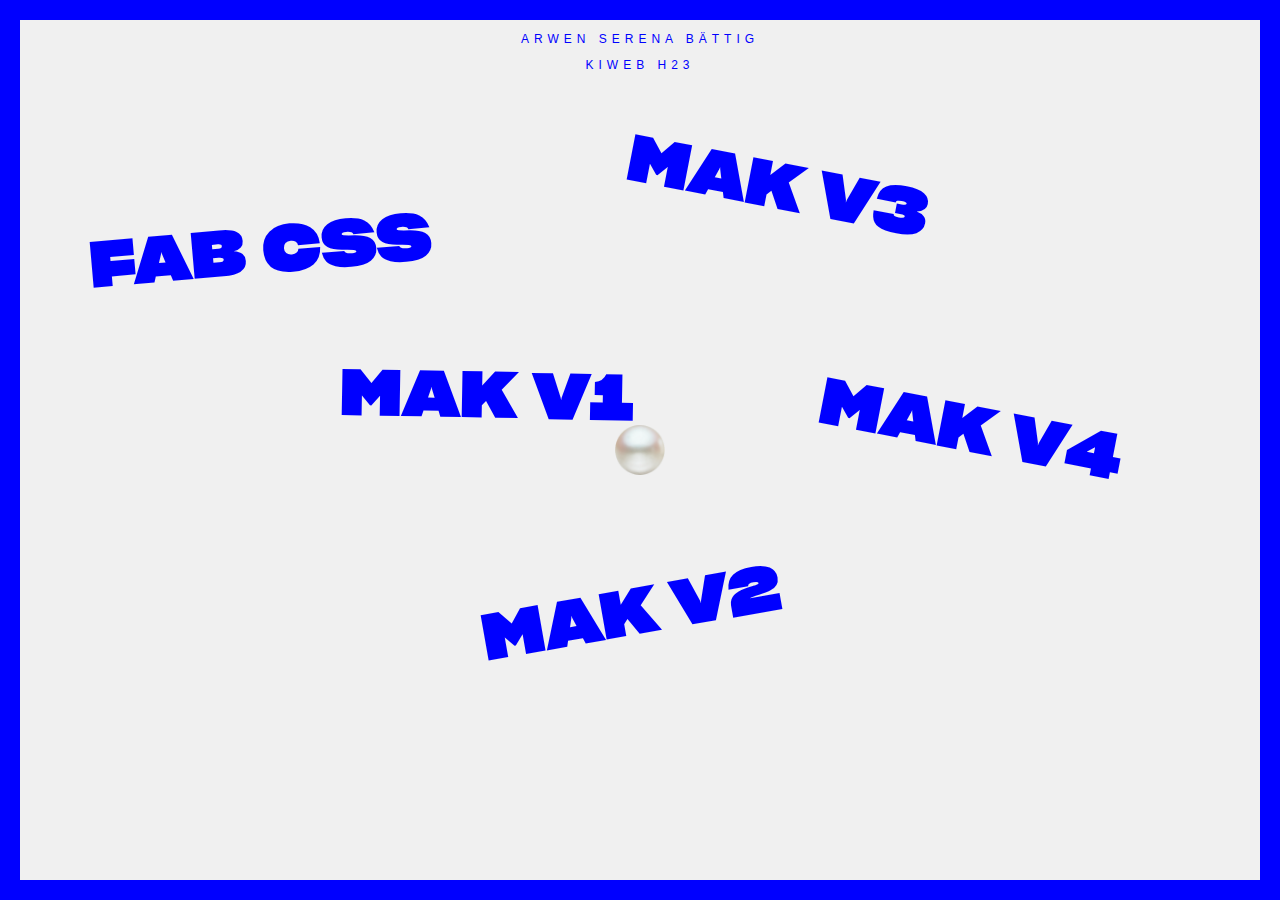
<file: index.html>
<!DOCTYPE html>
<html lang="en">
<head>
    <meta charset="UTF-8">
    <meta name="viewport" content="width=device-width, initial-scale=1.0">
    <title>Menu</title>
    <link rel="stylesheet" type="text/css" href="style.css">
</head>
<body>
    <div id="game-container">
        <div id="tower"></div>
        <div id="block"></div>
        <div id="character">
            <img src="img/character.png" alt="Perle">
        
        </div>


        <div class="info" >
            <p >
                ARWEN SERENA BÄTTIG
            </p>
        </div>

        <div class="box" id="menuA">
            <a href=tag1/fabulouscss/index.html>
                FAB CSS
            </a>
        </div>

        <div class="box" id="menuB" >
            <a href=projektV1/index.html>
                MAK V1
            </a>
        </div>

        <div class="box" id="menuC">
            <a href=projektV2/index.html>
                MAK V2
            </a>
        </div>

        <div class="box" id="menuD">
            <a href=projektV3/index.html>
                MAK V3
            </a>
        </div>

        <div class="box" id="menuE">
            <a href=projektV4/index.html>
                MAK V4
            </a>
        </div>

        <div class="info" >
            <p >
                KIWEB H23
            </p>
        </div>

    </div>
    <script src="script.js"></script>
</body>
</html>
</file>
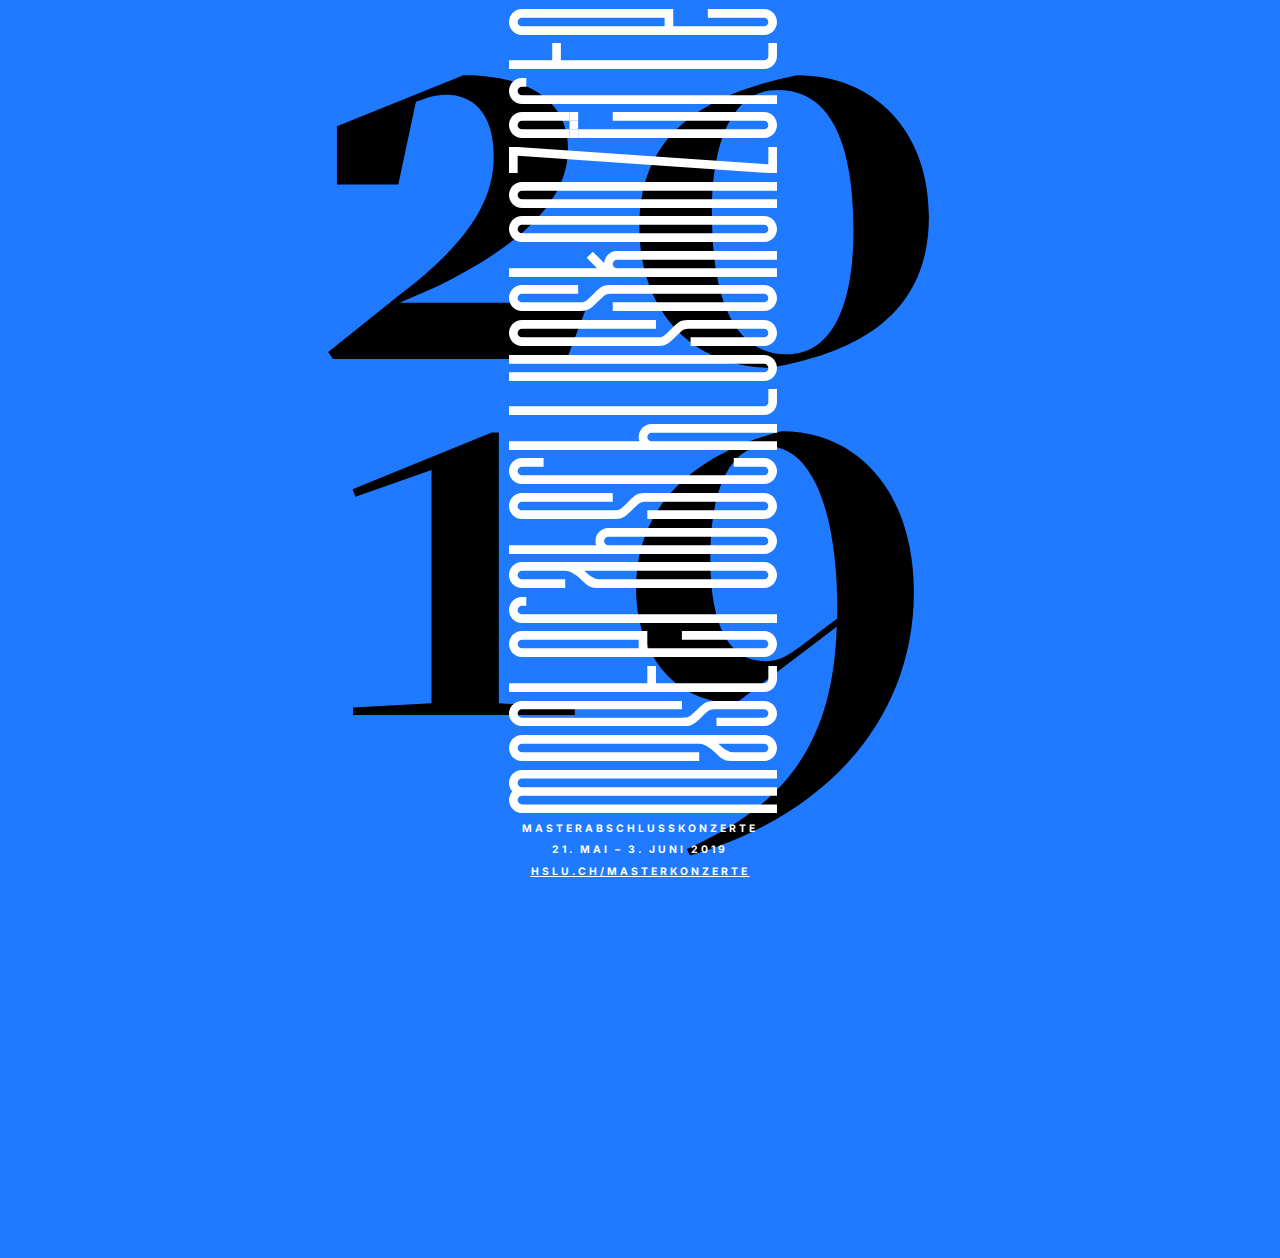
<file: projektV1/index.html>
<!DOCTYPE html>
<html lang="en">

<head>
    <meta charset="UTF-8">
    <meta name="viewport" content="width=device-width, initial-scale=1.0">
    <title>MASTERABSCHLUSSKONZERTE 2019</title>
    <link rel="stylesheet" href="style.css">

    <link rel="preconnect" href="https://fonts.googleapis.com">
    <link rel="preconnect" href="https://fonts.gstatic.com" crossorigin>
    <link href="https://fonts.googleapis.com/css2?family=Inter:wght@100..900&display=swap" rel="stylesheet">

</head>

<body>

    <div class="grid-container-year">

        <div id="year-2">
            <h1>
                2
            </h1>
        </div>

        <div id="year-0">
            <h1>
                0
            </h1>
        </div>

        <div id="year-1">
            <h1>
                1
            </h1>
        </div>

        <div id="year-9">
            <h1>
                9
            </h1>
        </div>

    </div>



    <div id="flexbox" class="flexbox-lettering">

        <div id="glyph1e" class="glyphcommon">
            <img src = "svg/1e.svg"/>
        </div>

        <div id="glyph2t" class="glyphcommon">
            <img src = "svg/2t.svg"/>
        </div>

        <div id="glyph3r" class="glyphcommon">
            <img src = "svg/3r.svg"/>
        </div>

        <div id="glyph4e" class="glyphcommon">
            <img src = "svg/4e.svg"/>
        </div>

        <div id="glyph5z" class="glyphcommon">
            <img src = "svg/5z.svg"/>
        </div>

        <div id="glyph6n" class="glyphcommon">
            <img src = "svg/6n.svg"/>
        </div>

        <div id="glyph7o" class="glyphcommon">
            <img src = "svg/7o.svg"/>
        </div>

        <div id="glyph8k" class="glyphcommon">
            <img src = "svg/8k.svg"/>
        </div>

        <div id="glyph9s" class="glyphcommon">
            <img src = "svg/9s.svg"/>
        </div>

        <div id="glyph10s" class="glyphcommon">
            <img src = "svg/10s.svg"/>
        </div>

        <div id="glyph11u" class="glyphcommon">
            <img src = "svg/11u.svg"/>
        </div>

        <div id="glyph12l" class="glyphcommon">
            <img src = "svg/12l.svg"/>
        </div>

        <div id="glyph13h" class="glyphcommon">
            <img src = "svg/13h.svg"/>
        </div>

        <div id="glyph14c" class="glyphcommon">
            <img src = "svg/14c.svg"/>
        </div>

        <div id="glyph15s" class="glyphcommon">
            <img src = "svg/15s.svg"/>
        </div>

        <div id="glyph16b" class="glyphcommon">
            <img src = "svg/16b.svg"/>
        </div>

        <div id="glyph17a" class="glyphcommon">
            <img src = "svg/17a.svg"/>
        </div>

        <div id="glyph18r" class="glyphcommon">
            <img src = "svg/18r.svg"/>
        </div>

        <div id="glyph19e" class="glyphcommon">
            <img src = "svg/19e.svg"/>
        </div>

        <div id="glyph20t" class="glyphcommon">
            <img src = "svg/20t.svg"/>
        </div>

        <div id="glyph21s" class="glyphcommon">
            <img src = "svg/21s.svg"/>
        </div>

        <div id="glyph22a" class="glyphcommon">
            <img src = "svg/22a.svg"/>
        </div>

        <div id="glyph23m" class="glyphcommon">
            <img src = "svg/23m.svg"/>
        </div>
    
        <div id="info-1">
            <p>
                MASTERABSCHLUSSKONZERTE
            </p>
        </div>

        <div id="info-2">
            <p>
                21. MAI – 3. JUNI 2019
            </p>
        </div>
        
        <div id="info-3">
            <p><a href="hslu.ch/masterkonzerte ">
                HSLU.CH/MASTERKONZERTE
            </a>
            </p>
        </div>

    </div>

</body>
</file>
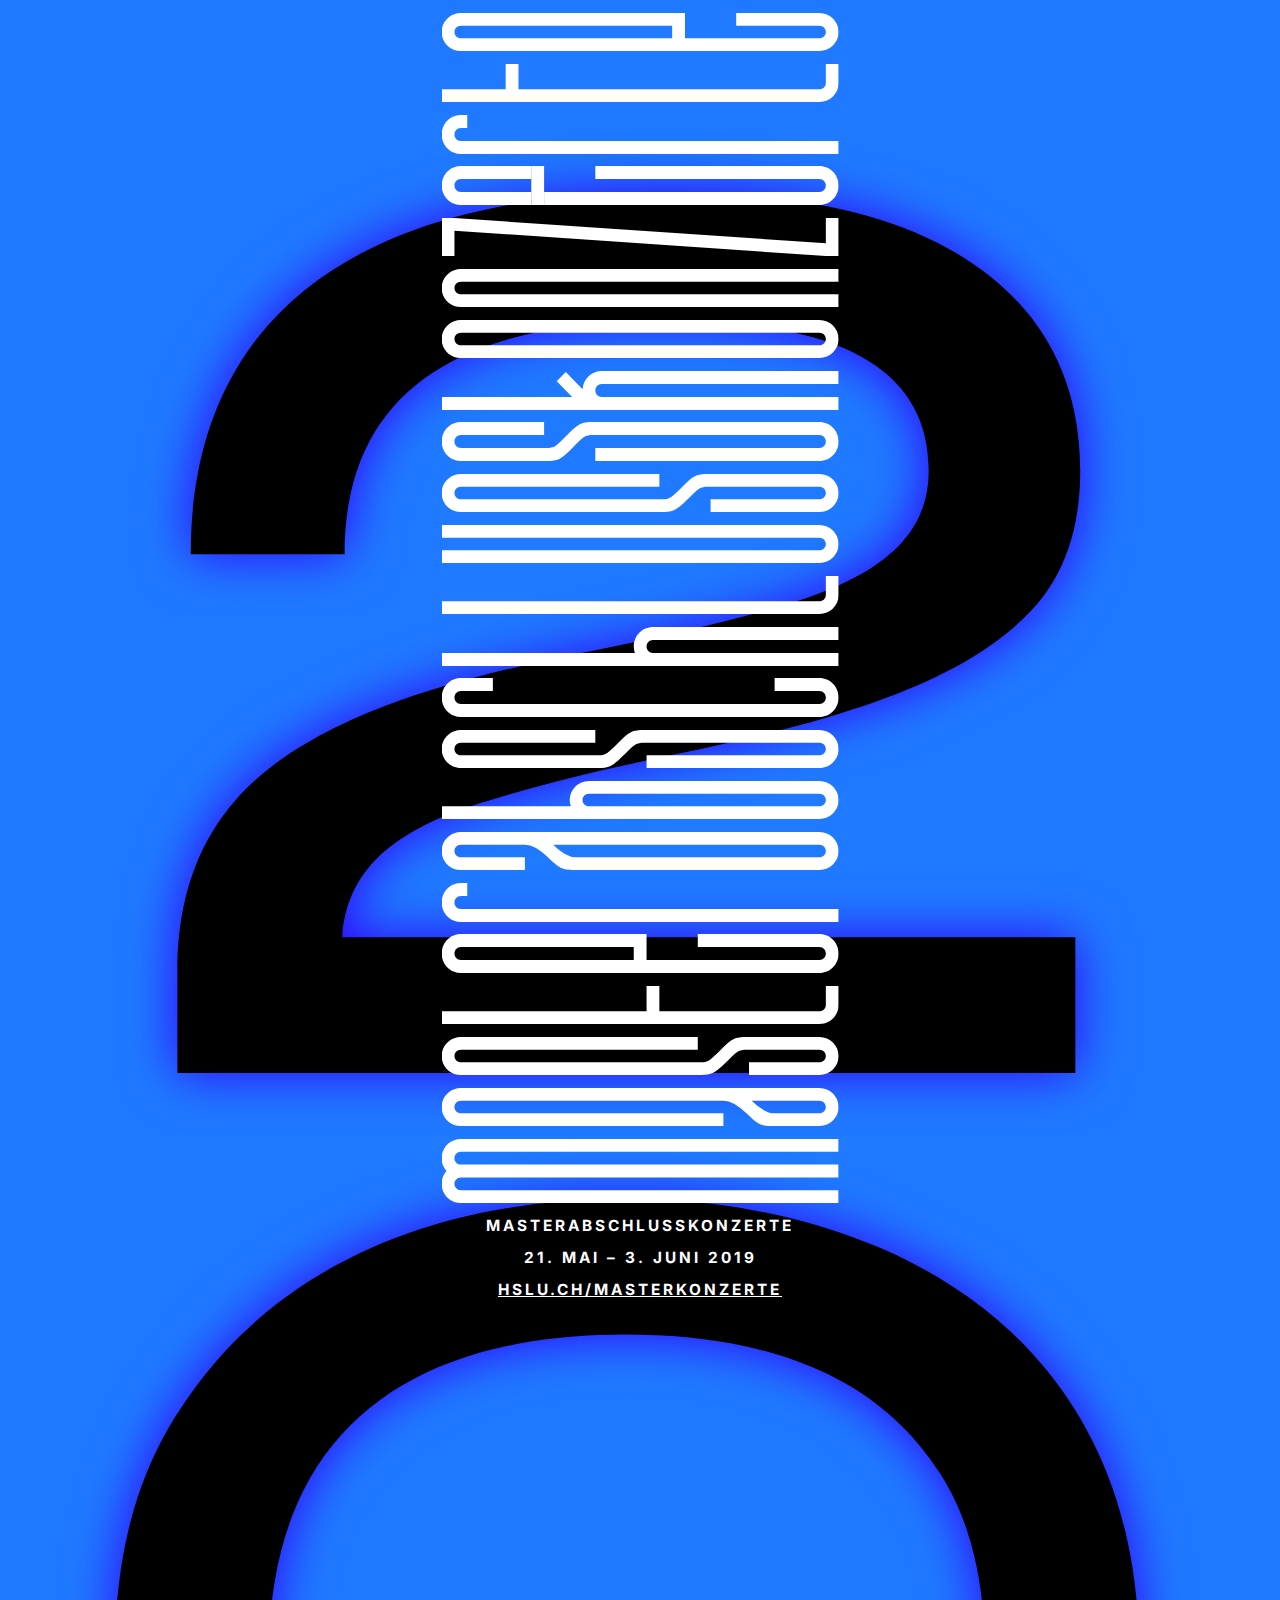
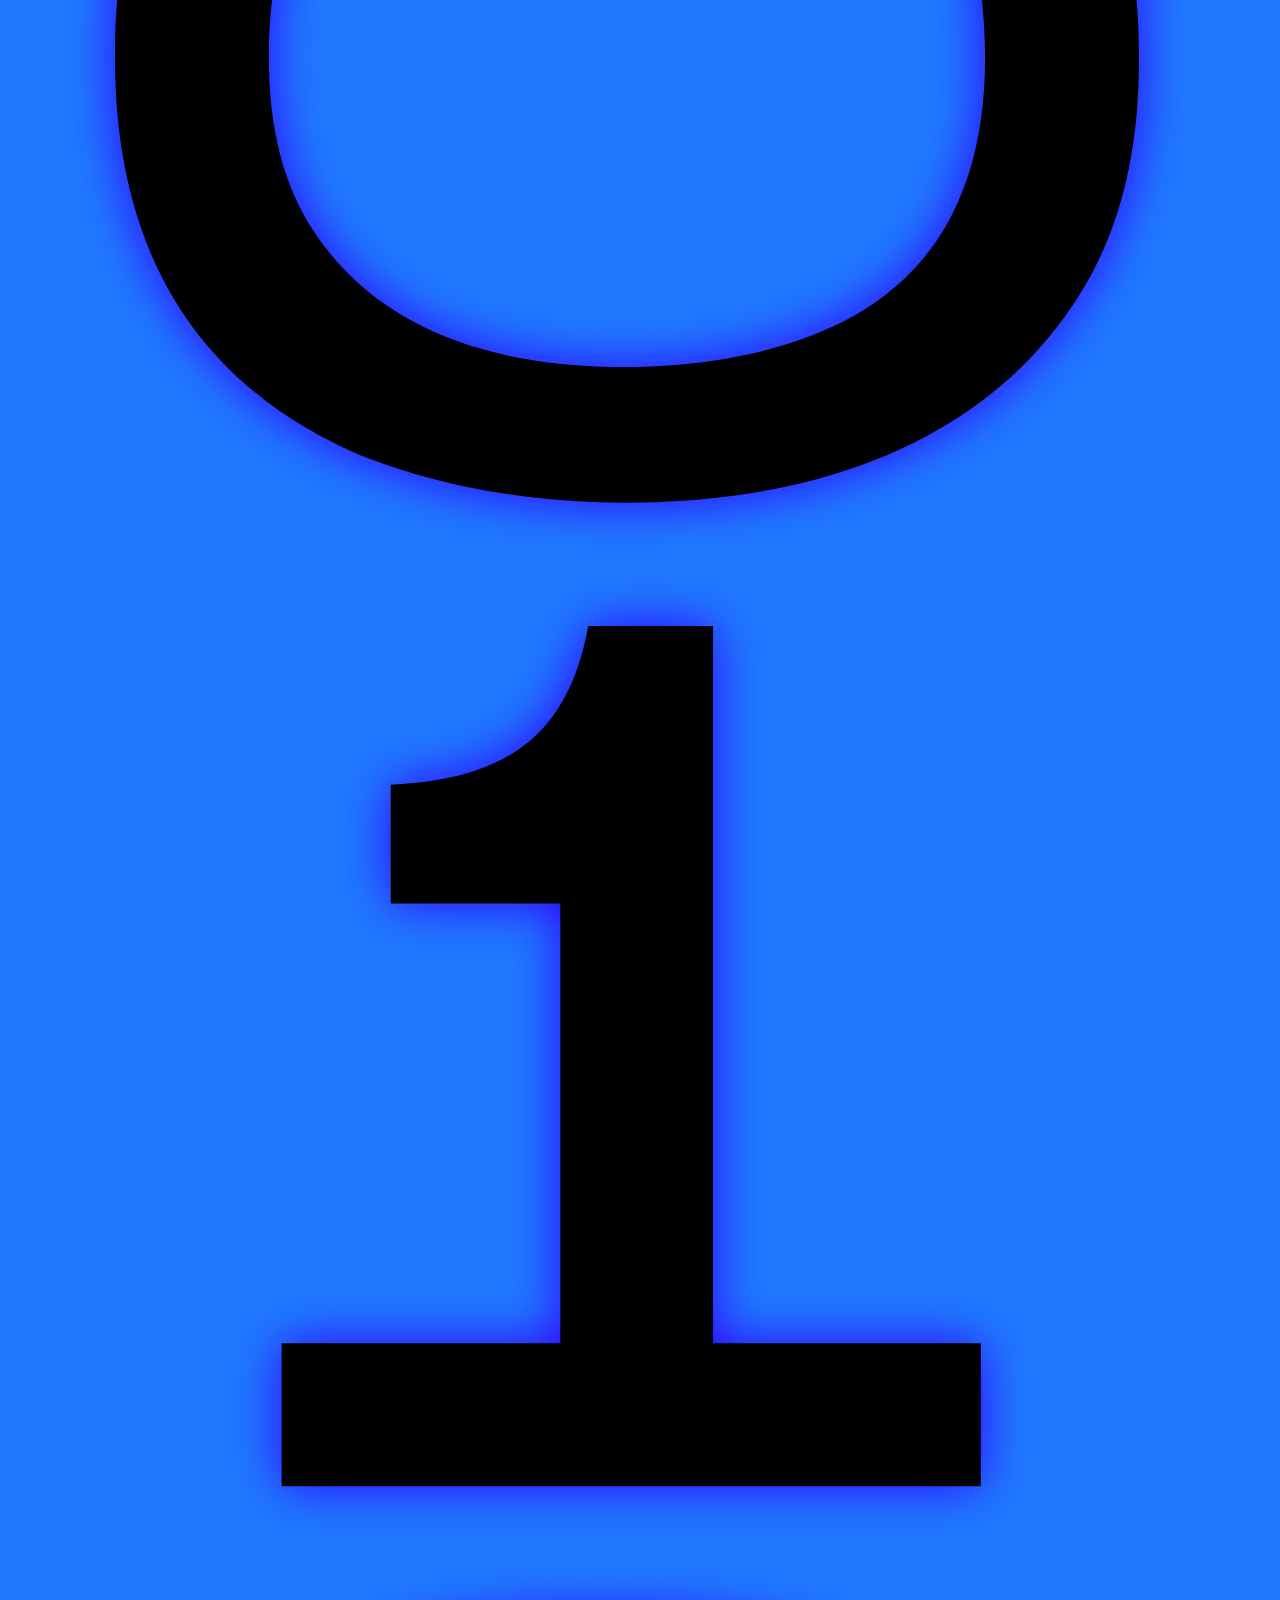
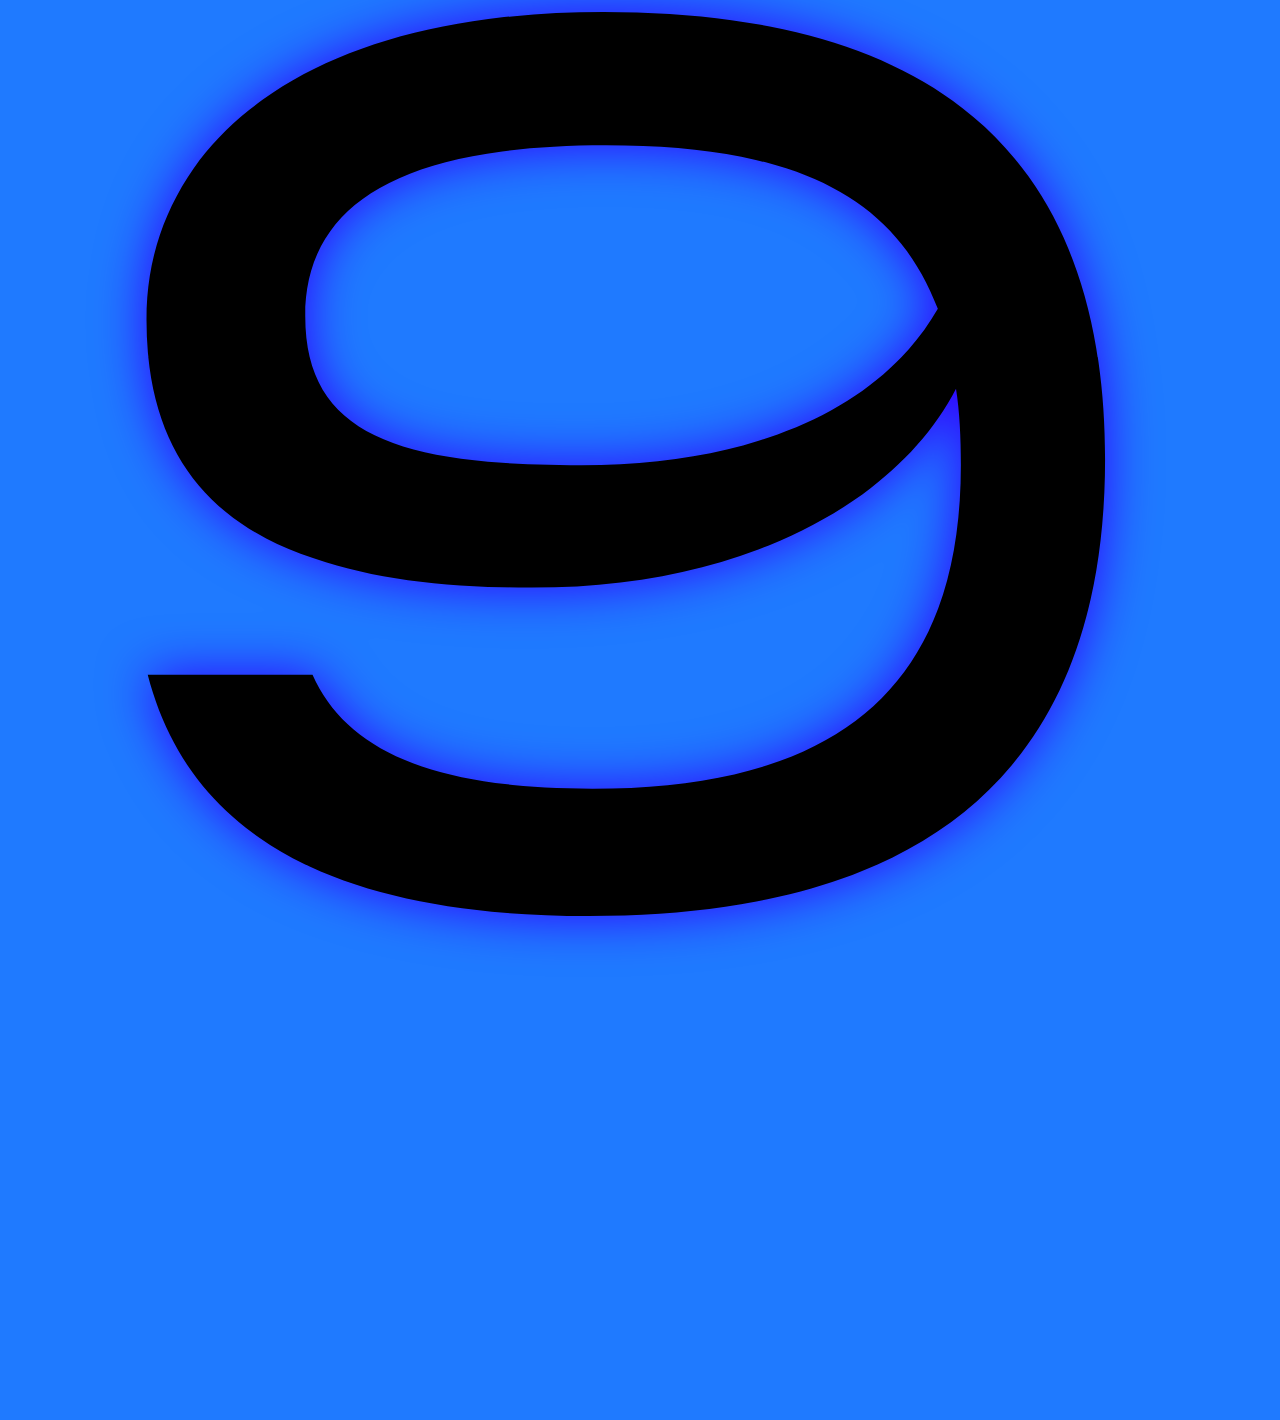
<file: projektV2/index.html>
<!DOCTYPE html>
<html lang="en">

<head>
    <meta charset="UTF-8">
    <meta name="viewport" content="width=device-width, initial-scale=1.0">
    <title>MASTERABSCHLUSSKONZERTE 2019</title>
    <link rel="stylesheet" href="style.css">

    <link rel="preconnect" href="https://fonts.googleapis.com">
    <link rel="preconnect" href="https://fonts.gstatic.com" crossorigin>
    <link href="https://fonts.googleapis.com/css2?family=Inter:wght@100..900&display=swap" rel="stylesheet">

</head>

<body>

    <div id="year" class="parallax-layer" data-scroll-speed="35">
        <img src = "svg/2019.svg"/>
    </div>



    <div id="flexbox" class="flexbox-lettering parallax-layer"  data-scroll-speed="1">

        <div id="glyph1e" class="glyphcommon" data-weight="0.6">
            <img src = "svg/1e.svg"/>
        </div>

        <div id="glyph2t" class="glyphcommon" data-weight="0.65">
            <img src = "svg/2t.svg"/>
        </div>

        <div id="glyph3r" class="glyphcommon" data-weight="0.7">
            <img src = "svg/3r.svg"/>
        </div>

        <div id="glyph4e" class="glyphcommon" data-weight="0.8">
            <img src = "svg/4e.svg"/>
        </div>

        <div id="glyph5z" class="glyphcommon" data-weight="1">
            <img src = "svg/5z.svg"/>
        </div>

        <div id="glyph6n" class="glyphcommon" data-weight="1.35">
            <img src = "svg/6n.svg"/>
        </div>

        <div id="glyph7o" class="glyphcommon" data-weight="1.45">
            <img src = "svg/7o.svg"/>
        </div>

        <div id="glyph8k" class="glyphcommon" data-weight="1.6">
            <img src = "svg/8k.svg"/>
        </div>

        <div id="glyph9s" class="glyphcommon" data-weight="1.65">
            <img src = "svg/9s.svg"/>
        </div>

        <div id="glyph10s" class="glyphcommon" data-weight="1.65">
            <img src = "svg/10s.svg"/>
        </div>

        <div id="glyph11u" class="glyphcommon" data-weight="1.55">
            <img src = "svg/11u.svg"/>
        </div>

        <div id="glyph12l" class="glyphcommon" data-weight="1.4">
            <img src = "svg/12l.svg"/>
        </div>

        <div id="glyph13h" class="glyphcommon" data-weight="1.25">
            <img src = "svg/13h.svg"/>
        </div>

        <div id="glyph14c" class="glyphcommon" data-weight="1">
            <img src = "svg/14c.svg"/>
        </div>

        <div id="glyph15s" class="glyphcommon" data-weight="0.8">
            <img src = "svg/15s.svg"/>
        </div>

        <div id="glyph16b" class="glyphcommon" data-weight="0.7">
            <img src = "svg/16b.svg"/>
        </div>

        <div id="glyph17a" class="glyphcommon" data-weight="0.65">
            <img src = "svg/17a.svg"/>
        </div>

        <div id="glyph18r" class="glyphcommon" data-weight="0.6">
            <img src = "svg/18r.svg"/>
        </div>

        <div id="glyph19e" class="glyphcommon" data-weight="0.65">
            <img src = "svg/19e.svg"/>
        </div>

        <div id="glyph20t" class="glyphcommon" data-weight="0.6">
            <img src = "svg/20t.svg"/>
        </div>

        <div id="glyph21s" class="glyphcommon" data-weight="0.65">
            <img src = "svg/21s.svg"/>
        </div>

        <div id="glyph22a" class="glyphcommon" data-weight="0.7">
            <img src = "svg/22a.svg"/>
        </div>

        <div id="glyph23m" class="glyphcommon" data-weight="0.9">
            <img src = "svg/23m.svg"/>
        </div>
    
        <div id="info-1" class="glyphcommon" data-weight="1">
            <p>
                MASTERABSCHLUSSKONZERTE
            </p>
        </div>

        <div id="info-2" class="glyphcommon" data-weight="1.1">
            <p>
                21. MAI – 3. JUNI 2019
            </p>
        </div>
        
        <div id="info-3" class="glyphcommon" data-weight="1.3">
            <p><a href="hslu.ch/masterkonzerte ">
                HSLU.CH/MASTERKONZERTE
            </a>
            </p>
        </div>

    </div>

    <script src="parallax-scroll.js"></script>
    <script src="moving-letters.js"></script>
</body>
</file>
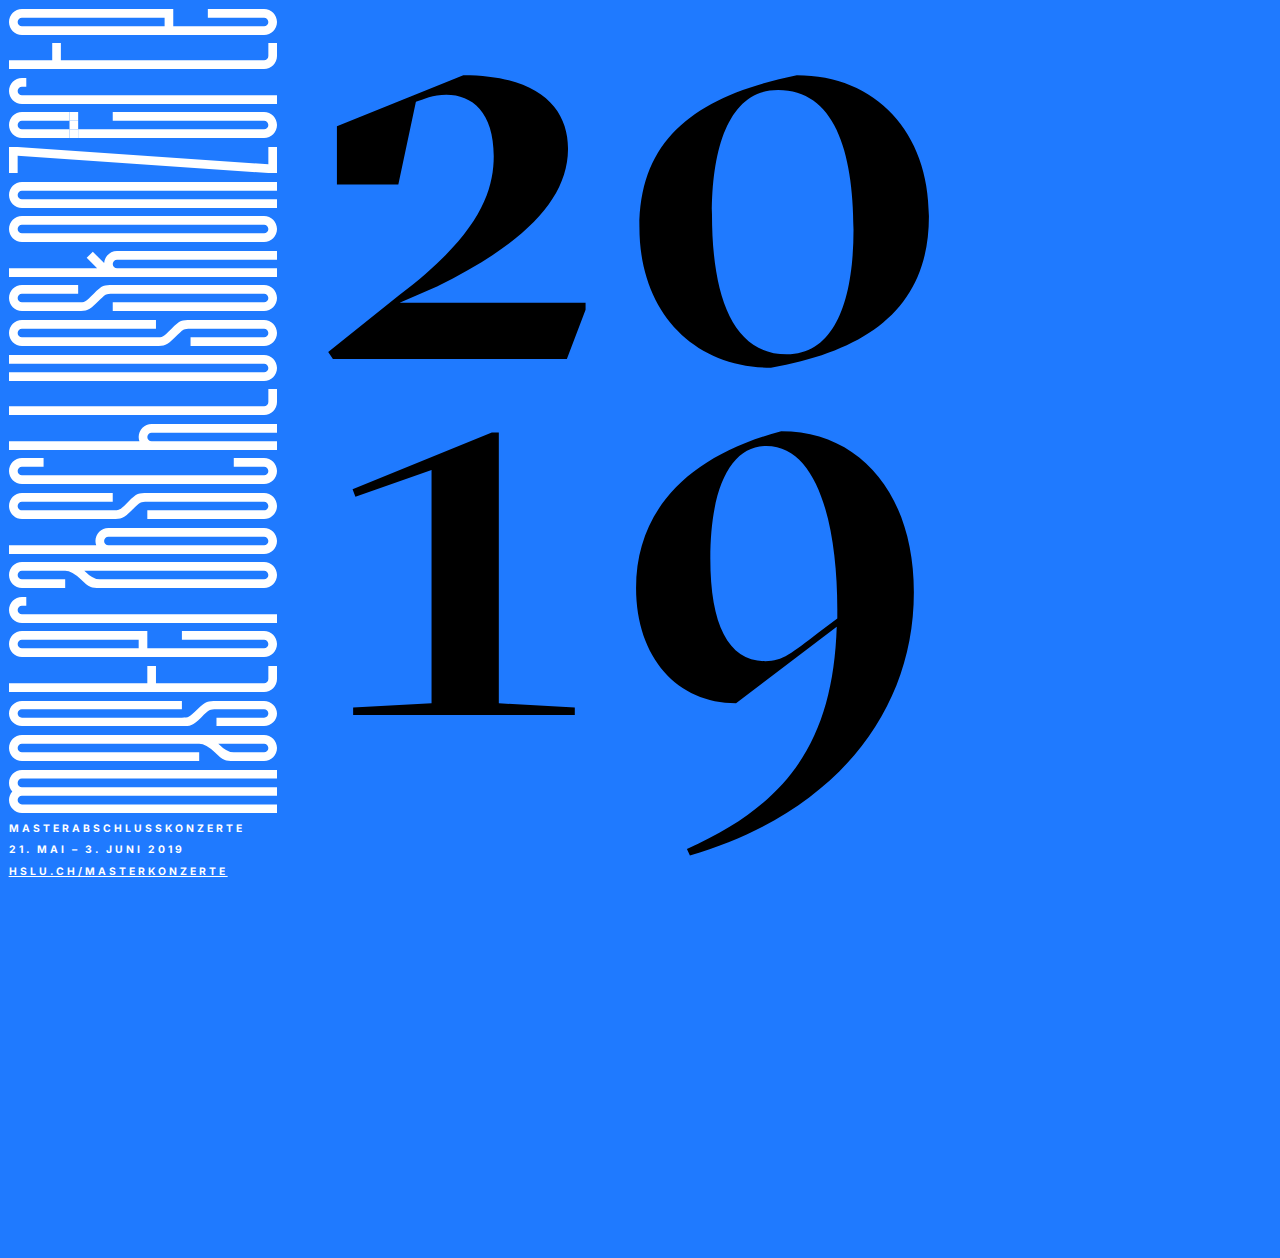
<file: projektV3/index.html>
<!DOCTYPE html>
<html lang="en">

<head>
    <meta charset="UTF-8">
    <meta name="viewport" content="width=device-width, initial-scale=1.0">
    <title>MASTERABSCHLUSSKONZERTE 2019</title>
    <link rel="stylesheet" href="style.css">

    <link rel="preconnect" href="https://fonts.googleapis.com">
    <link rel="preconnect" href="https://fonts.gstatic.com" crossorigin>
    <link href="https://fonts.googleapis.com/css2?family=Inter:wght@100..900&display=swap" rel="stylesheet">

</head>

<body>

    <script src="moving-letters.js"></script>

    <div class="grid-container-year">

        <div id="year-2">
            <h1>
                2
            </h1>
        </div>

        <div id="year-0">
            <h1>
                0
            </h1>
        </div>

        <div id="year-1">
            <h1>
                1
            </h1>
        </div>

        <div id="year-9">
            <h1>
                9
            </h1>
        </div>

    </div>



    <div id="flexbox" class="flexbox-lettering">

        <div id="glyph1e" class="glyphcommon">
            <img src = "svg/1e.svg"/>
        </div>

        <div id="glyph2t" class="glyphcommon">
            <img src = "svg/2t.svg"/>
        </div>

        <div id="glyph3r" class="glyphcommon">
            <img src = "svg/3r.svg"/>
        </div>

        <div id="glyph4e" class="glyphcommon">
            <img src = "svg/4e.svg"/>
        </div>

        <div id="glyph5z" class="glyphcommon">
            <img src = "svg/5z.svg"/>
        </div>

        <div id="glyph6n" class="glyphcommon">
            <img src = "svg/6n.svg"/>
        </div>

        <div id="glyph7o" class="glyphcommon">
            <img src = "svg/7o.svg"/>
        </div>

        <div id="glyph8k" class="glyphcommon">
            <img src = "svg/8k.svg"/>
        </div>

        <div id="glyph9s" class="glyphcommon">
            <img src = "svg/9s.svg"/>
        </div>

        <div id="glyph10s" class="glyphcommon">
            <img src = "svg/10s.svg"/>
        </div>

        <div id="glyph11u" class="glyphcommon">
            <img src = "svg/11u.svg"/>
        </div>

        <div id="glyph12l" class="glyphcommon">
            <img src = "svg/12l.svg"/>
        </div>

        <div id="glyph13h" class="glyphcommon">
            <img src = "svg/13h.svg"/>
        </div>

        <div id="glyph14c" class="glyphcommon">
            <img src = "svg/14c.svg"/>
        </div>

        <div id="glyph15s" class="glyphcommon">
            <img src = "svg/15s.svg"/>
        </div>

        <div id="glyph16b" class="glyphcommon">
            <img src = "svg/16b.svg"/>
        </div>

        <div id="glyph17a" class="glyphcommon">
            <img src = "svg/17a.svg"/>
        </div>

        <div id="glyph18r" class="glyphcommon">
            <img src = "svg/18r.svg"/>
        </div>

        <div id="glyph19e" class="glyphcommon">
            <img src = "svg/19e.svg"/>
        </div>

        <div id="glyph20t" class="glyphcommon">
            <img src = "svg/20t.svg"/>
        </div>

        <div id="glyph21s" class="glyphcommon">
            <img src = "svg/21s.svg"/>
        </div>

        <div id="glyph22a" class="glyphcommon">
            <img src = "svg/22a.svg"/>
        </div>

        <div id="glyph23m" class="glyphcommon">
            <img src = "svg/23m.svg"/>
        </div>
    
        <div id="info-1" class="glyphcommon">
            <p>
                MASTERABSCHLUSSKONZERTE
            </p>
        </div>

        <div id="info-2" class="glyphcommon">
            <p>
                21. MAI – 3. JUNI 2019
            </p>
        </div>
        
        <div id="info-3" class="glyphcommon">
            <p><a href="hslu.ch/masterkonzerte ">
                HSLU.CH/MASTERKONZERTE
            </a>
            </p>
        </div>

    </div>

</body>
</file>
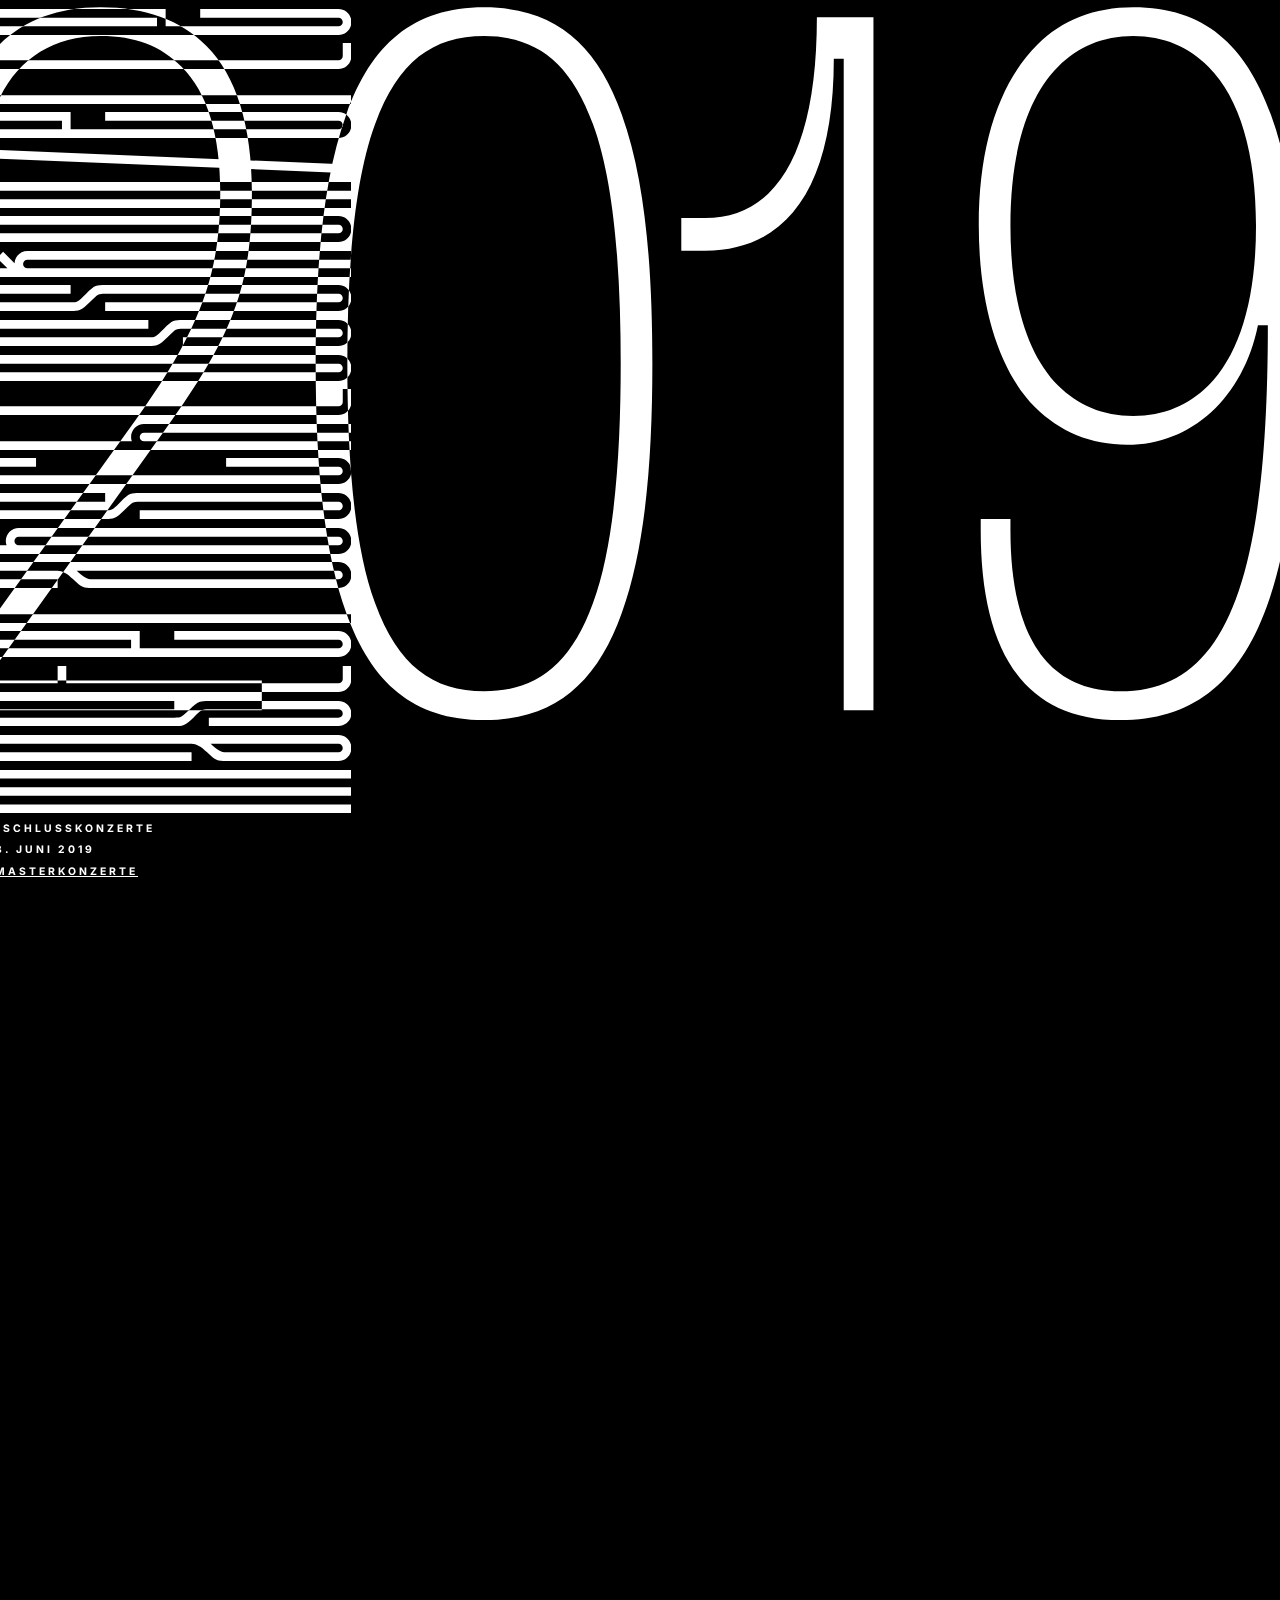
<file: projektV4/index.html>
<!DOCTYPE html>
<html lang="en">

<head>
    <meta charset="UTF-8">
    <meta name="viewport" content="width=device-width, initial-scale=1.0">
    <title>MASTERABSCHLUSSKONZERTE 2019</title>
    <link rel="stylesheet" href="style.css">

    <link rel="preconnect" href="https://fonts.googleapis.com">
    <link rel="preconnect" href="https://fonts.gstatic.com" crossorigin>
    <link href="https://fonts.googleapis.com/css2?family=Inter:wght@100..900&display=swap" rel="stylesheet">

</head>

<body>

    <script src="moving-letters.js"></script>

    <div id="year">

        <h1>
            2019 
        </h1>

    </div>



    <div id="flexbox" class="flexbox-lettering">

        <div id="glyph1e" class="glyphcommon">
            <img src = "svg/1e.svg"/>
        </div>

        <div id="glyph2t" class="glyphcommon">
            <img src = "svg/2t.svg"/>
        </div>

        <div id="glyph3r" class="glyphcommon">
            <img src = "svg/3r.svg"/>
        </div>

        <div id="glyph4e" class="glyphcommon">
            <img src = "svg/4e.svg"/>
        </div>

        <div id="glyph5z" class="glyphcommon">
            <img src = "svg/5z.svg"/>
        </div>

        <div id="glyph6n" class="glyphcommon">
            <img src = "svg/6n.svg"/>
        </div>

        <div id="glyph7o" class="glyphcommon">
            <img src = "svg/7o.svg"/>
        </div>

        <div id="glyph8k" class="glyphcommon">
            <img src = "svg/8k.svg"/>
        </div>

        <div id="glyph9s" class="glyphcommon">
            <img src = "svg/9s.svg"/>
        </div>

        <div id="glyph10s" class="glyphcommon">
            <img src = "svg/10s.svg"/>
        </div>

        <div id="glyph11u" class="glyphcommon">
            <img src = "svg/11u.svg"/>
        </div>

        <div id="glyph12l" class="glyphcommon">
            <img src = "svg/12l.svg"/>
        </div>

        <div id="glyph13h" class="glyphcommon">
            <img src = "svg/13h.svg"/>
        </div>

        <div id="glyph14c" class="glyphcommon">
            <img src = "svg/14c.svg"/>
        </div>

        <div id="glyph15s" class="glyphcommon">
            <img src = "svg/15s.svg"/>
        </div>

        <div id="glyph16b" class="glyphcommon">
            <img src = "svg/16b.svg"/>
        </div>

        <div id="glyph17a" class="glyphcommon">
            <img src = "svg/17a.svg"/>
        </div>

        <div id="glyph18r" class="glyphcommon">
            <img src = "svg/18r.svg"/>
        </div>

        <div id="glyph19e" class="glyphcommon">
            <img src = "svg/19e.svg"/>
        </div>

        <div id="glyph20t" class="glyphcommon">
            <img src = "svg/20t.svg"/>
        </div>

        <div id="glyph21s" class="glyphcommon">
            <img src = "svg/21s.svg"/>
        </div>

        <div id="glyph22a" class="glyphcommon">
            <img src = "svg/22a.svg"/>
        </div>

        <div id="glyph23m" class="glyphcommon">
            <img src = "svg/23m.svg"/>
        </div>
    
        <div id="info-1" class="glyphcommon">
            <p>
                MASTERABSCHLUSSKONZERTE
            </p>
        </div>

        <div id="info-2" class="glyphcommon">
            <p>
                21. MAI – 3. JUNI 2019
            </p>
        </div>
        
        <div id="info-3" class="glyphcommon">
            <p><a href="hslu.ch/masterkonzerte ">
                HSLU.CH/MASTERKONZERTE
            </a>
            </p>
        </div>

    </div>

</body>
</file>
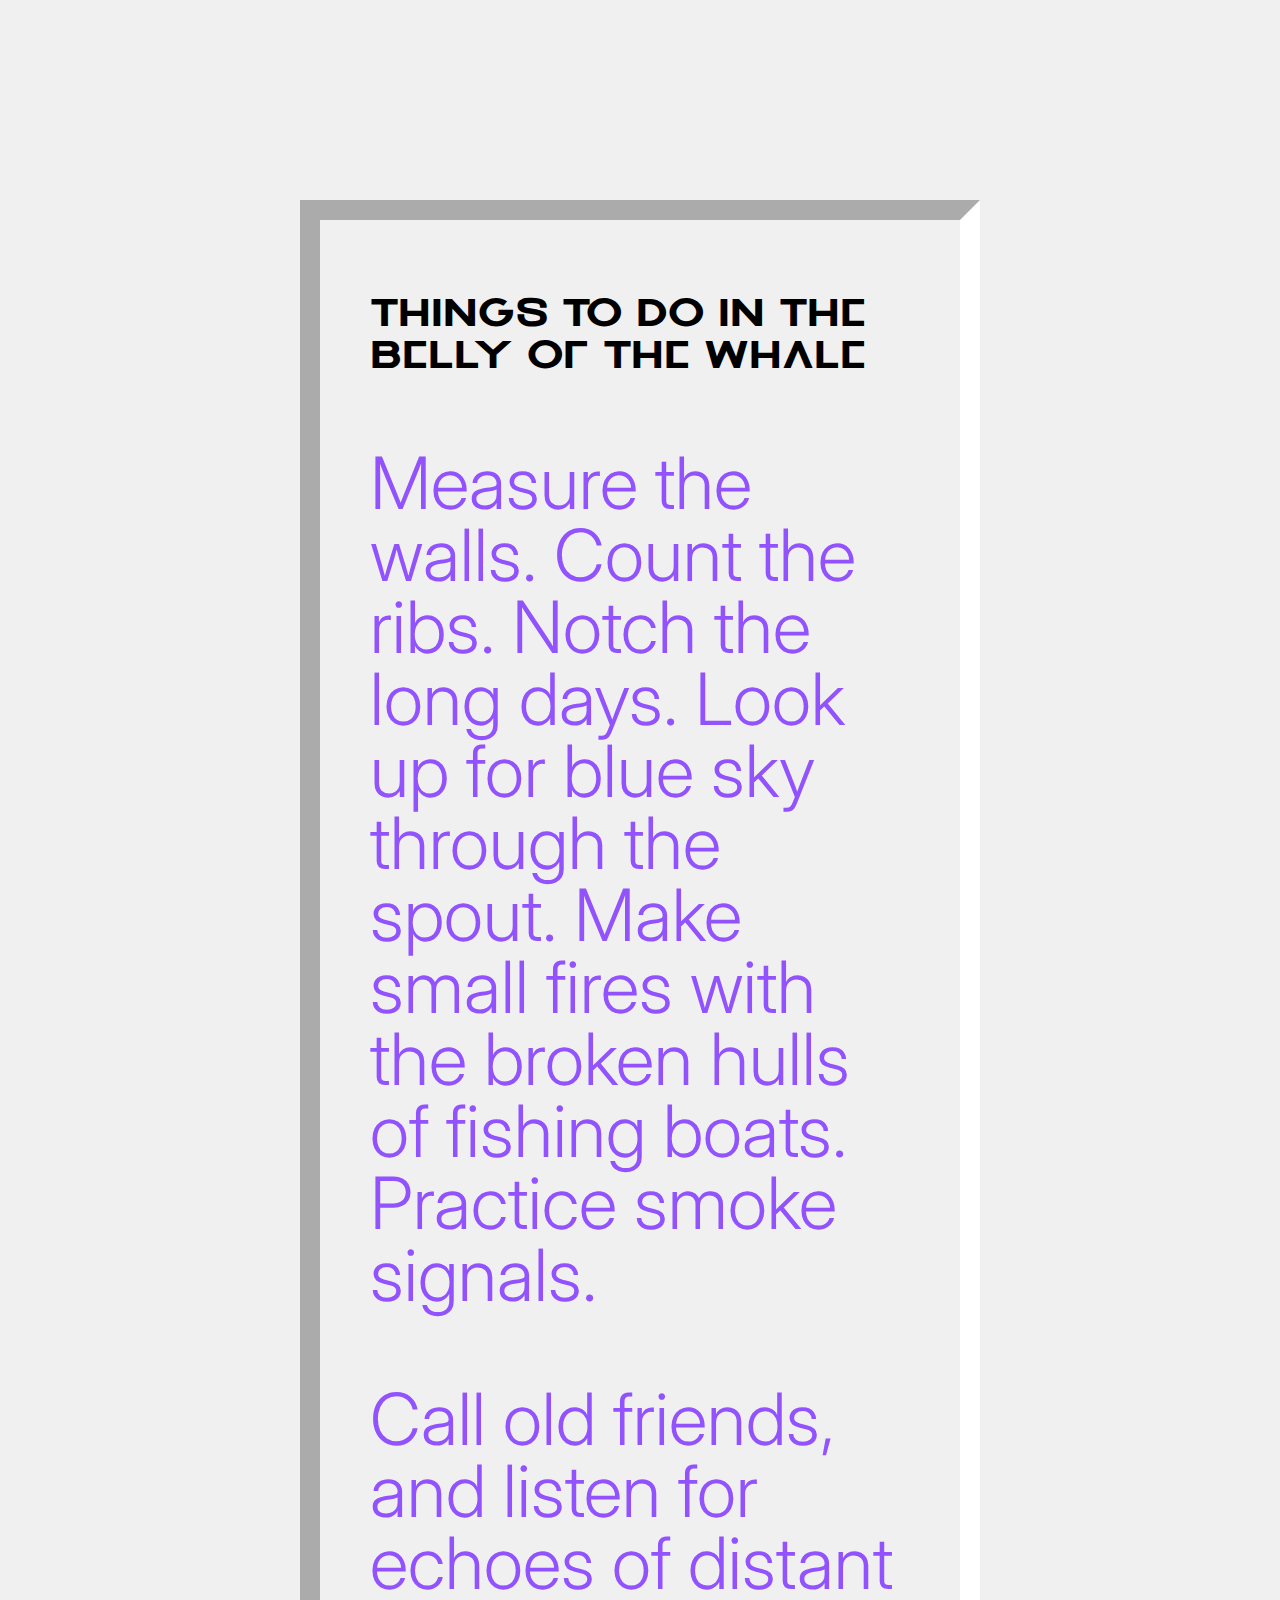
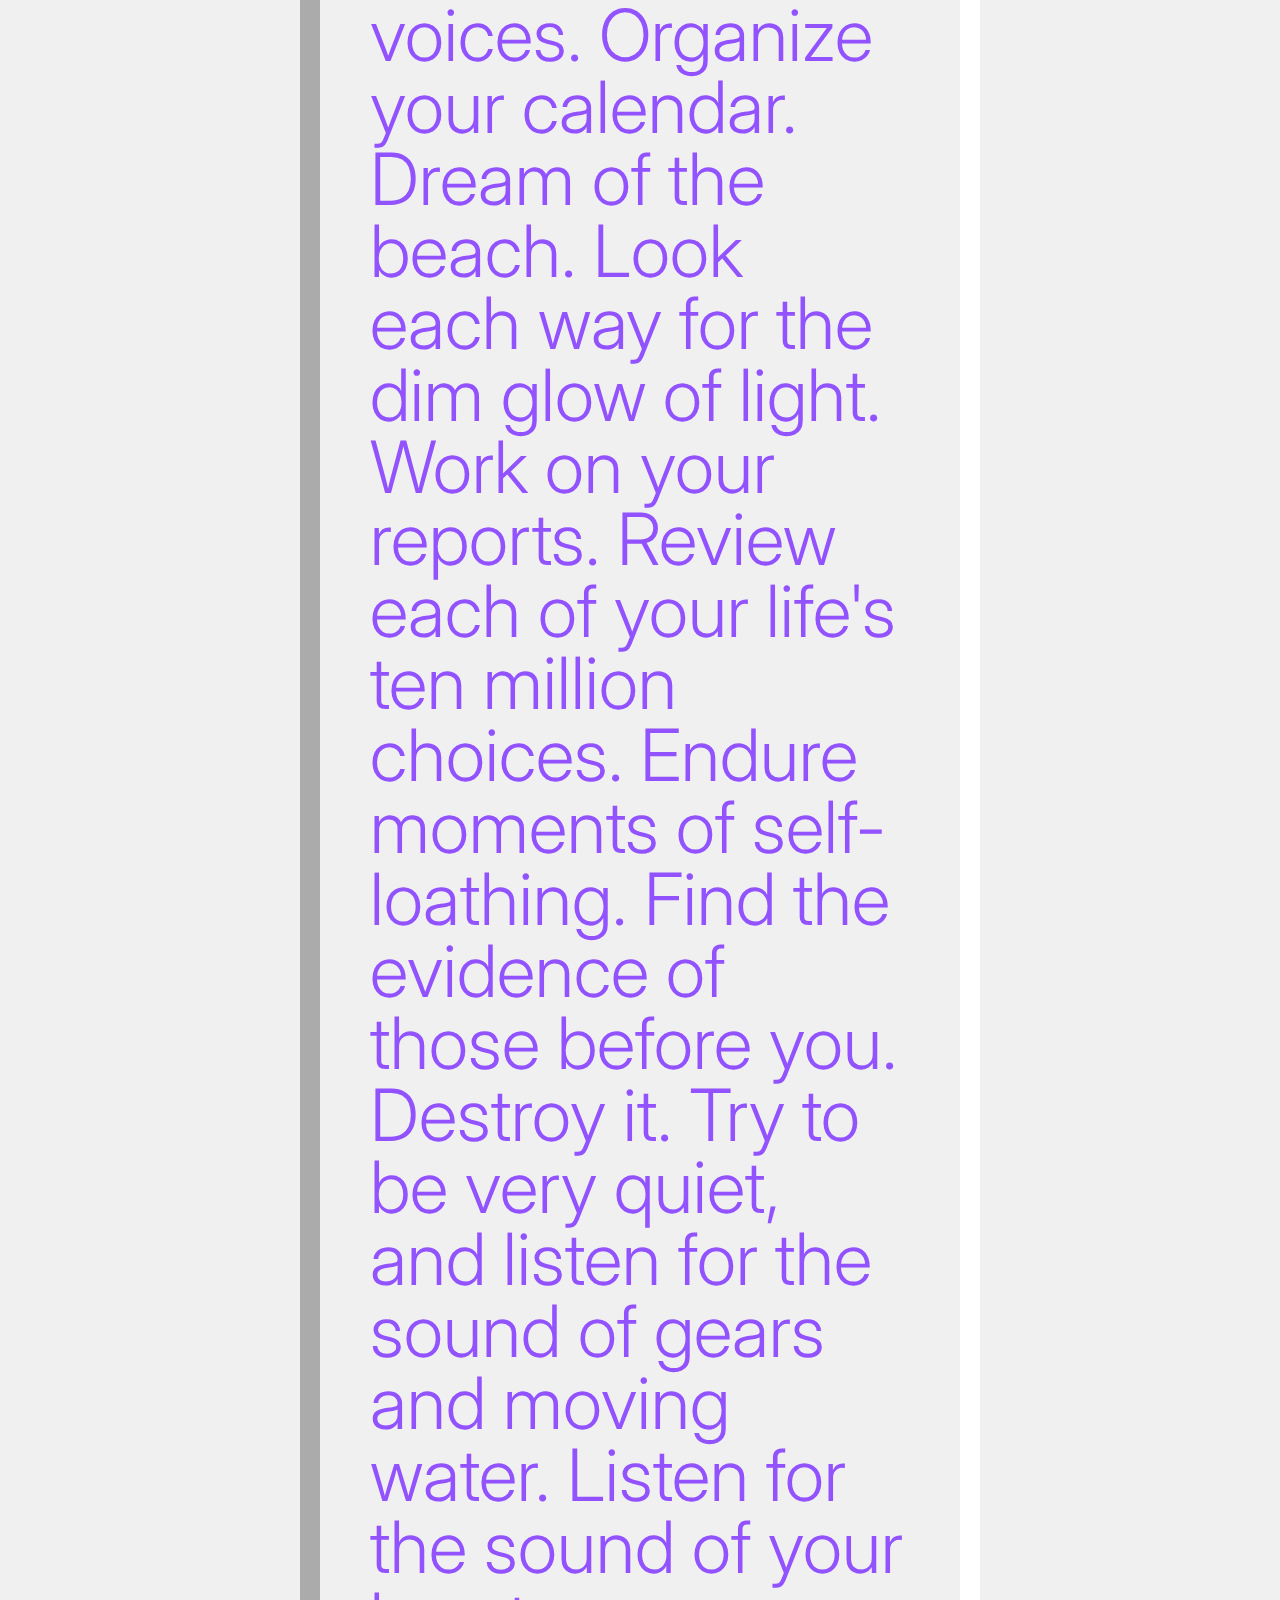
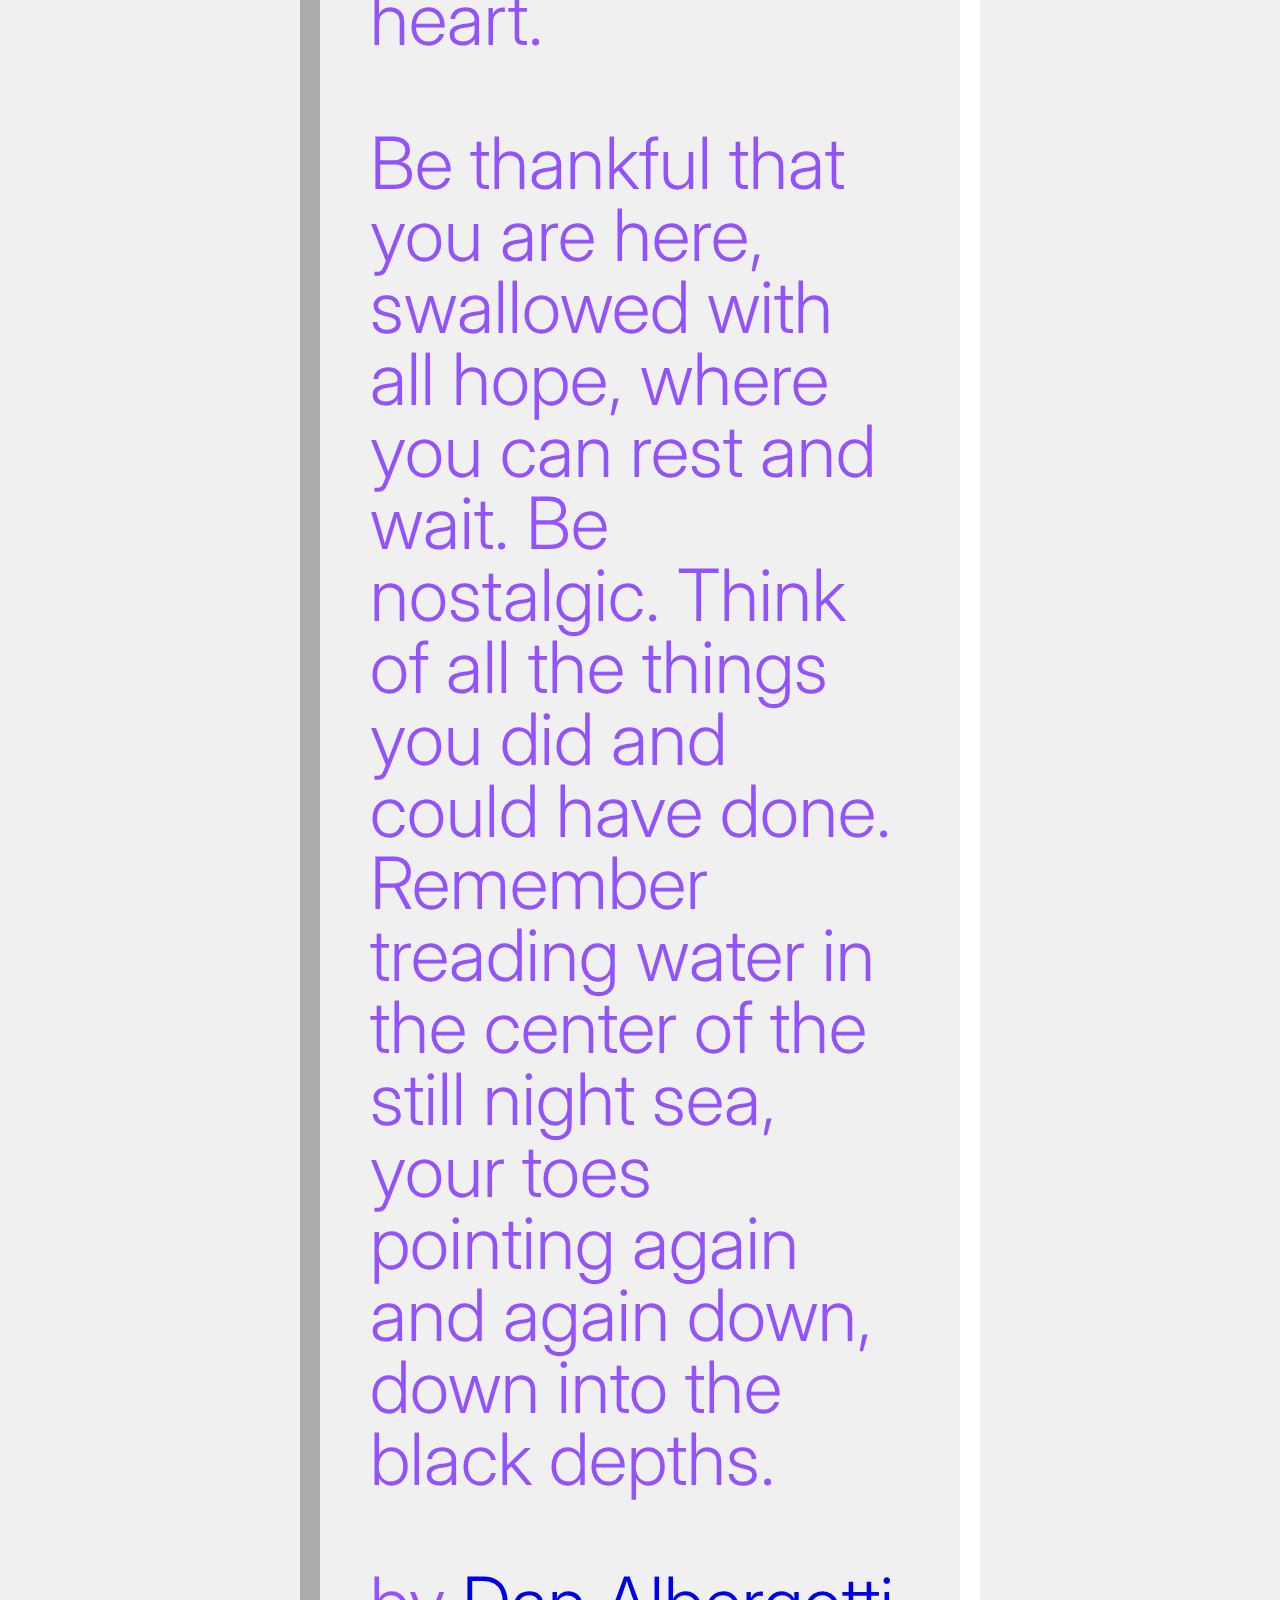
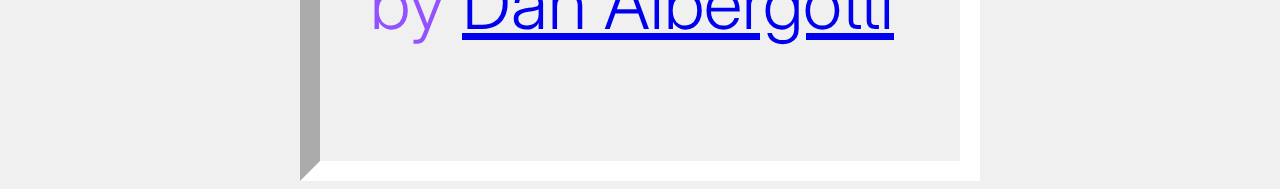
<file: tag1/fabulouscss/index.html>
<!DOCTYPE html>
<html lang="en">

<head>
    <meta charset="UTF-8">
    <meta name="viewport" content="width=device-width, initial-scale=1.0">
    <title>Things to Do In the Belly of the Whale -- My fabulous css</title>
    <link rel="stylesheet" href="style.css">

    <link rel="preconnect" href="https://fonts.googleapis.com">
    <link rel="preconnect" href="https://fonts.gstatic.com" crossorigin>
    <link href="https://fonts.googleapis.com/css2?family=Inter:wght@100..900&display=swap" rel="stylesheet">

</head>

<body>
    <div id="poetry">
        <h1>
            Things to Do In the Belly of the Whale
        </h1>
        <p class="first">
            Measure the walls. Count the ribs. Notch the long days.
            Look up for blue sky through the spout. Make small fires with the broken hulls of fishing boats. Practice
            smoke signals.
        </p>
        <p class="second">
            Call old friends, and listen for echoes of distant voices.
            Organize your calendar. Dream of the beach. Look each way for the dim glow of light. Work on your reports.
            Review each of your life's ten million choices. Endure moments of self-loathing. Find the evidence of those
            before you.
            Destroy it. Try to be very quiet, and listen for the sound of gears and moving water. Listen for the sound
            of your heart.
        </p>
        <p class="third">
            Be thankful that you are here, swallowed with all hope, where you can rest and wait. Be nostalgic. Think of
            all the things you did and could have done. Remember treading water in the center of the still night sea,
            your toes pointing again and again down, down into the black depths.
        </p>


        <p>by <a
                href="https://www.reddit.com/r/Poetry/comments/14jby8g/poem_poems_things_to_do_in_the_belly_of_the_whale/">Dan
                Albergotti</a></p>
    </div>

</body>
</file>
<file: style.css>
.inter-<uniquifier> {
    font-family: "Inter", sans-serif;
    font-optical-sizing: auto;
    font-weight: <weight>;
    font-style: normal;
    font-variation-settings: "slnt" 0;
}

@font-face {
    font-family: "GT Sectra";
    src: url("fonts/GT-Sectra-Display-Medium-Trial.woff2") format("woff2");
}

@font-face {
    font-family: "Sharp Grotesk";
    src: url("fonts/SharpGroteskBold-25.woff2") format("woff2");
}
* {
    cursor: none;
}
body {
    font-family: Arial, sans-serif;
    margin: 0;
    padding: 0;
    background-color: #0000ff;

}

a {
    /*font-family: "GT Sectra", serif;
    font-weight: 100;
    font-family: "Inter", sans-serif;
    font-weight: 200;*/
    font-family: "Sharp Grotesk";
    font-weight: 100;
    text-align: center;
    text-align-last: center;
    font-size: 5vw;
    text-decoration: none;
    line-height: 4vw;
    color: inherit; /* blue colors for links too */
    text-decoration: inherit; /* no underline */
    z-index: 0;
    position: absolute;


}

p {
    /*font-family: "GT Sectra", serif;
    font-weight: 100;*/
    font-family: "Inter", sans-serif;
    font-weight: 300;
    color: #0000ff;
    text-align: center;
    text-align-last: center;
    font-size: 12px;
    letter-spacing: 5px;
    text-decoration: none;
}

#game-container {
    width: calc(100vw - 40px);
    height: calc(100vh - 40px);
    margin: 20px;
    position: relative;
    overflow: hidden;
    background-color: #f0f0f0;
}

#block {
    position: absolute;
    bottom: 0;
    left: 50%;
    background-color: #eaeceb;
    width: 50px;
    height: 50px;
    border-radius: 1000px;
}

#character  {
    position: absolute;
    /* Adjust the size of the image */
    width: 50px; /* Adjust as needed */
    height: 50px; /* Adjust as needed */
    /* Center the image relative to its container */

    /* Optionally, add styles like border-radius, box-shadow, etc. */
    z-index: 9999;
}

#character img {

    width: 50px; /* Adjust as needed */
    height: 50px; /* Adjust as needed */

    animation-name: spin;
    animation-duration: 4000ms;
    animation-iteration-count: infinite;
    animation-timing-function: linear;
    

}

@keyframes spin { 
    0% { transform: rotate(0deg); }
    25% { transform: rotate(60deg); }
    50% { transform: rotate(30deg); }
    100% { transform: rotate(0deg); }

}






#menuA {
    top: 10vw;
    left: 5vw;
    transform: rotate(-5deg);
    position: relative;
    color: #0000ff;
}

#menuB {
    top: 25vw;
    left: 25vw;
    transform: rotate(1deg);
    position: relative;
    color: #0000ff;
}

#menuC {
    top: 35vw;
    left: 35vw;
    transform: rotate(-10deg);
    position: relative;
    color: #0000ff;
}

#menuD {
    top: 15vw;
    left: 47vw;
    transform: rotate(11deg);
    position: relative;
    color: #0000ff;
}

#menuE {
    top: 34vw;
    left: 62vw;
    transform: rotate(11deg);
    position: relative;
    color: #0000ff;
}
</file>
<file: projektV1/style.css>
/*----------ROOOOOOOOT-----------*/
:root {
    --framesize: calc(100vh / 104);
    --glyphdelay: 0.3s;
}


/*-----Fonts----*/
@font-face {
    font-family: "GT Sectra";
    src: url("fonts/GT-Sectra-Display-Medium-Trial.woff2") format("woff2");
}



/*-----Tags----*/
body {
    background-color: #1F7AFF;
    margin: 0;
    max-height: 100vh;

}

h1 {
    font-family: "GT Sectra", serif;
    font-weight: 100;
    color: #000000;
    text-align: center;
    font-size: 65vh;
}

p {
    font-family: "Inter", sans-serif;
    font-weight: 700;
    font-size: calc(1.2*var(--framesize));
    letter-spacing: 3px;
    color: #ffffff;
    text-align: center;
    margin: 0;


}

a {
    font-family: "Inter", sans-serif;
    font-weight: 700;
    letter-spacing: 3px;
    color: #ffffff;
    text-align: left;


}

img {
    width: auto;
    height: 100%;
}


/*-----ID----*/

#year-2 {
    transform: translate(0, -1vh);
    place-self: center;
    overflow: hidden;

}

#year-0 {
    transform: translate(0, -1vh);
    place-self: center;
    overflow: hidden;
}

#year-1 {
    transform: translate(0, 1vh);
    place-self: center;
    overflow: hidden;
}

#year-9 {
    transform: translate(0, 1vh);
    place-self: center;
    overflow: hidden;
    z-index: -2;

}




#info-1 {
    position: relative;
    animation: example  5s infinite ease-in-out;
    animation-direction: alternate;
    animation-delay: calc(-24*var(--glyphdelay));
}

#info-2 {
    position: relative;
    animation: example  5s infinite ease-in-out;
    animation-direction: alternate;
    animation-delay: calc(-25*var(--glyphdelay));
}

#info-3 {
    position: relative;
    animation: example  5s infinite ease-in-out;
    animation-direction: alternate;
    animation-delay: calc(-26*var(--glyphdelay));
}




/*-----Class----*/

.grid-container-year {
   
    display: grid;
    grid-template-columns: 36vh 36vh;
    grid-template-rows: 35vh 40vh;
    position: absolute;
    transform: translate(calc(50vw - 38vh), 0);
    
    
}

.flexbox-lettering {
    padding: var(--framesize);
    display: flex;
    flex-direction:column;
    justify-content: center;
    gap: var(--framesize);
}









/*-----Animations----*/

img {
    width: auto;
    height: 100%;
}

.glyphcommon {
    position: relative;
    transform: translate(calc(50vw - 140px));
    animation: example  5s infinite ease-in-out;
    animation-direction: alternate;
}

#glyph1e {
    height: calc(3*var(--framesize));
    animation-delay: calc(-1*var(--glyphdelay));
}

#glyph2t {
    height: calc(3*var(--framesize));
    animation-delay: calc(-2*var(--glyphdelay));
}

#glyph3r {
    height: calc(3*var(--framesize));
    animation-delay: calc(-3*var(--glyphdelay));
}

#glyph4e {
    height: calc(3*var(--framesize));
    animation-delay: calc(-4*var(--glyphdelay));
}

#glyph5z {
    height: calc(3*var(--framesize));
    animation-delay: calc(-5*var(--glyphdelay));
}

#glyph6n {
    height: calc(3*var(--framesize));
    animation-delay: calc(-6*var(--glyphdelay));
}

#glyph7o {
    height: calc(3*var(--framesize));
    animation-delay: calc(-7*var(--glyphdelay));
}

#glyph8k {
    height: calc(3*var(--framesize));
    animation-delay: calc(-8*var(--glyphdelay));
}

#glyph9s {
    height: calc(3*var(--framesize));
    animation-delay: calc(-9*var(--glyphdelay));
}

#glyph10s {
    height: calc(3*var(--framesize));
    animation-delay: calc(-10*var(--glyphdelay));
}

#glyph11u {
    height: calc(3*var(--framesize));
    animation-delay: calc(-11*var(--glyphdelay));
}

#glyph12l {
    height: calc(3*var(--framesize));
    animation-delay: calc(-12*var(--glyphdelay));
}

 
#glyph13h {
    height: calc(3*var(--framesize));
    animation-delay: calc(-13*var(--glyphdelay));
}

#glyph14c {
    height: calc(3*var(--framesize));
    animation-delay: calc(-14*var(--glyphdelay));
}

#glyph15s {
    height: calc(3*var(--framesize));
    animation-delay: calc(-15*var(--glyphdelay));
}

#glyph16b {
    height: calc(3*var(--framesize));
    animation-delay: calc(-16*var(--glyphdelay));
}

#glyph17a {
    height: calc(3*var(--framesize));
    animation-delay: calc(-17*var(--glyphdelay));
}

#glyph18r {
    height: calc(3*var(--framesize));
    animation-delay: calc(-18*var(--glyphdelay));
}

#glyph19e {
    height: calc(3*var(--framesize));
    animation-delay: calc(-19*var(--glyphdelay));
}

#glyph20t {
    height: calc(3*var(--framesize));
    animation-delay: calc(-20*var(--glyphdelay));
}

#glyph21s {
    height: calc(3*var(--framesize));
    animation-delay: calc(-21*var(--glyphdelay));
}

#glyph22a {
    height: calc(3*var(--framesize));
    animation-delay: calc(-22*var(--glyphdelay));
}

#glyph23m {
    height: calc(5*var(--framesize));
    animation-delay: calc(-23*var(--glyphdelay));
}
  
@keyframes example {
    from {left: -200px;}
    to {left: 200px;}
}
</file>
<file: projektV2/style.css>
/*----------ROOOOOOOOT-----------*/
:root {
    --framesize: 1vw;
}

/* notes
calc(100vh / 50)
*/


/*-----Fonts----*/

@font-face {
    font-family: "SharpGroteskBook-25";
    src: url("fonts/SharpGroteskBook-25.woff2") format("woff2");
}



/*-----Tags----*/
body {
    background-color: #1F7AFF;
    margin: 0;
    overflow-x: hidden;

}


p {
    font-family: "Inter", sans-serif;
    font-weight: 700;
    font-size: calc(1.2*var(--framesize));
    letter-spacing: 3px;
    color: #ffffff;
    text-align: center;
    margin: 0;


}

a {
    font-family: "Inter", sans-serif;
    font-weight: 700;
    letter-spacing: 3px;
    color: #ffffff;
    text-align: left;


}




/*-----ID----*/


#info-1 {
    position: relative;
}

#info-2 {
    position: relative;
}

#info-3 {
    position: relative;
}

#year {
    position: absolute;
    top: 0;
    width: 80vw;
    height: auto;
    padding-bottom: 500px;
    filter: drop-shadow(0 0 2vw #3100FF);
    z-index: -1;
}




/*-----Class----*/

.flexbox-lettering {
    padding: var(--framesize);
    /*display: flex;
    flex-direction:column;
    justify-content: center;
    gap: var(--framesize);*/
    position: relative;
}

.flexbox-lettering  img{
    width: auto;
    height: 100%;
}

.flexbox-lettering  div{
    position: absolute;
}











/*-----lettering----*/


.glyphcommon {

    /*transform: translate(calc(50vw - 140px));*/
    left: 50%;
    transform: translateX(-50%);
}

#glyph1e { 
    top: var(--framesize);
    height: calc(3*var(--framesize));

}

#glyph2t { 
    top: calc(5*var(--framesize));
    height: calc(3*var(--framesize)); 
}

#glyph3r { 
    top: calc(9*var(--framesize));
    height: calc(3*var(--framesize)); 
}

#glyph4e { 
    top: calc(13*var(--framesize));
    height: calc(3*var(--framesize)); 
}

#glyph5z { 
    top: calc(17*var(--framesize));
    height: calc(3*var(--framesize)); 
}

#glyph6n { 
    top: calc(21*var(--framesize));
    height: calc(3*var(--framesize)); 
}

#glyph7o { 
    top: calc(25*var(--framesize));
    height: calc(3*var(--framesize)); 
}

#glyph8k { 
    top: calc(29*var(--framesize));
    height: calc(3*var(--framesize)); 
}

#glyph9s { 
    top: calc(33*var(--framesize));
    height: calc(3*var(--framesize)); 
}

#glyph10s { 
    top: calc(37*var(--framesize));
    height: calc(3*var(--framesize)); 
}

#glyph11u { 
    top: calc(41*var(--framesize));
    height: calc(3*var(--framesize)); 
}

#glyph12l { 
    top: calc(45*var(--framesize));
    height: calc(3*var(--framesize)); 
}

#glyph13h { 
    top: calc(49*var(--framesize));
    height: calc(3*var(--framesize)); 
}

#glyph14c { 
    top: calc(53*var(--framesize));
    height: calc(3*var(--framesize)); 
}

#glyph15s { 
    top: calc(57*var(--framesize));
    height: calc(3*var(--framesize)); 
}

#glyph16b { 
    top: calc(61*var(--framesize));
    height: calc(3*var(--framesize)); 
}

#glyph17a { 
    top: calc(65*var(--framesize));
    height: calc(3*var(--framesize)); 
}

#glyph18r { 
    top: calc(69*var(--framesize));
    height: calc(3*var(--framesize)); }

#glyph19e { 
    top: calc(73*var(--framesize));
    height: calc(3*var(--framesize)); 
}

#glyph20t { 
    top: calc(77*var(--framesize));
    height: calc(3*var(--framesize)); 
}

#glyph21s { 
    top: calc(81*var(--framesize));
    height: calc(3*var(--framesize)); 
}

#glyph22a { 
    top: calc(85*var(--framesize));
    height: calc(3*var(--framesize)); 
}

#glyph23m { 
    top: calc(89*var(--framesize));
    height: calc(5*var(--framesize)); 
}
  

#info-1 {
    /*position: relative;*/
    top: calc(94*var(--framesize));
}

#info-2 {
   /*position: relative;*/
   top: calc(95*var(--framesize));
}

#info-3 {
    /*position: relative;*/
    top: calc(96*var(--framesize));
}
</file>
<file: projektV3/style.css>
/*----------ROOOOOOOOT-----------*/
:root {
    --framesize: calc(100vh / 104);
    --glyphdelay: 0.3s;
    --movement: 200px;
    --letterMiddle: calc(50vw - 16.5vh);
}


/*-----Fonts----*/
@font-face {
    font-family: "GT Sectra";
    src: url("fonts/GT-Sectra-Display-Medium-Trial.woff2") format("woff2");
}



/*-----Tags----*/
body {
    background-color: #1F7AFF;
    margin: 0;
    max-height: 100vh;

}

h1 {
    font-family: "GT Sectra", serif;
    font-weight: 100;
    color: #000000;
    text-align: center;
    font-size: 65vh;
}

p {
    font-family: "Inter", sans-serif;
    font-weight: 700;
    font-size: calc(1.2*var(--framesize));
    letter-spacing: 3px;
    color: #ffffff;
    text-align: left;
    margin: 0;


}

a {
    font-family: "Inter", sans-serif;
    font-weight: 700;
    letter-spacing: 3px;
    color: #ffffff;
    text-align: center;


}

img {
    width: auto;
    height: 100%;
}


/*-----ID----*/

#year-2 {
    transform: translate(0, -1vh);
    place-self: center;
    overflow: hidden;
}

#year-0 {
    transform: translate(0, -1vh);
    place-self: center;
    overflow: hidden;
    
}

#year-1 {
    transform: translate(0, 1vh);
    place-self: center;
    overflow: hidden;
}
#year-9 {
    transform: translate(0, 1vh);
    place-self: center;
    overflow: hidden;

}




#info-1 {
    position: relative;
    animation: example  5s infinite ease-in-out;
    animation-direction: alternate;
    animation-delay: calc(-24*var(--glyphdelay));
}

#info-2 {
    position: relative;
    animation: example  5s infinite ease-in-out;
    animation-direction: alternate;
    animation-delay: calc(-25*var(--glyphdelay));
}

#info-3 {
    position: relative;
    animation: example  5s infinite ease-in-out;
    animation-direction: alternate;
    animation-delay: calc(-26*var(--glyphdelay));
}




/*-----Class----*/

.grid-container-year {
   
    display: grid;
    grid-template-columns: 36vh 36vh;
    grid-template-rows: 35vh 40vh;
    position: absolute;
    transform: translate(calc(50vw - 38vh), 0);
    
    
}

.flexbox-lettering {
    padding: var(--framesize);
    display: flex;
    flex-direction: column;
    justify-content: center;
    gap: var(--framesize);
}









/*-----Animations----*/

img {
    width: auto;
    height: 100%;
}

@keyframes example {
    from {left: calc(var(--letterMiddle) - var(--movement));}
    to {left: calc(var(--letterMiddle) + var(--movement));}
}


.glyphcommon {
    position: relative;
    /*transform: translate(calc(50vw - 140px));*/
    animation: example  5s infinite ease-in-out;
    animation-direction: alternate;
}

#glyph1e {
    height: calc(3*var(--framesize));
    animation-delay: calc(-1*var(--glyphdelay));
}

#glyph2t {
    height: calc(3*var(--framesize));
    animation-delay: calc(-2*var(--glyphdelay));
}

#glyph3r {
    height: calc(3*var(--framesize));
    animation-delay: calc(-3*var(--glyphdelay));
}

#glyph4e {
    height: calc(3*var(--framesize));
    animation-delay: calc(-4*var(--glyphdelay));
}

#glyph5z {
    height: calc(3*var(--framesize));
    animation-delay: calc(-5*var(--glyphdelay));
}

#glyph6n {
    height: calc(3*var(--framesize));
    animation-delay: calc(-6*var(--glyphdelay));
}

#glyph7o {
    height: calc(3*var(--framesize));
    animation-delay: calc(-7*var(--glyphdelay));
}

#glyph8k {
    height: calc(3*var(--framesize));
    animation-delay: calc(-8*var(--glyphdelay));
}

#glyph9s {
    height: calc(3*var(--framesize));
    animation-delay: calc(-9*var(--glyphdelay));
}

#glyph10s {
    height: calc(3*var(--framesize));
    animation-delay: calc(-10*var(--glyphdelay));
}

#glyph11u {
    height: calc(3*var(--framesize));
    animation-delay: calc(-11*var(--glyphdelay));
}

#glyph12l {
    height: calc(3*var(--framesize));
    animation-delay: calc(-12*var(--glyphdelay));
}

 
#glyph13h {
    height: calc(3*var(--framesize));
    animation-delay: calc(-13*var(--glyphdelay));
}

#glyph14c {
    height: calc(3*var(--framesize));
    animation-delay: calc(-14*var(--glyphdelay));
}

#glyph15s {
    height: calc(3*var(--framesize));
    animation-delay: calc(-15*var(--glyphdelay));
}

#glyph16b {
    height: calc(3*var(--framesize));
    animation-delay: calc(-16*var(--glyphdelay));
}

#glyph17a {
    height: calc(3*var(--framesize));
    animation-delay: calc(-17*var(--glyphdelay));
}

#glyph18r {
    height: calc(3*var(--framesize));
    animation-delay: calc(-18*var(--glyphdelay));
}

#glyph19e {
    height: calc(3*var(--framesize));
    animation-delay: calc(-19*var(--glyphdelay));
}

#glyph20t {
    height: calc(3*var(--framesize));
    animation-delay: calc(-20*var(--glyphdelay));
}

#glyph21s {
    height: calc(3*var(--framesize));
    animation-delay: calc(-21*var(--glyphdelay));
}

#glyph22a {
    height: calc(3*var(--framesize));
    animation-delay: calc(-22*var(--glyphdelay));
}

#glyph23m {
    height: calc(5*var(--framesize));
    animation-delay: calc(-23*var(--glyphdelay));
}
</file>
<file: projektV4/style.css>
/*----------ROOOOOOOOT-----------*/
:root {
    --framesize: calc(100vh / 104);
    --glyphdelay: 0.3s;
    --movement: 200px;
    --letterMiddle: calc(50vw - 16.5vh);
}


/*-----Fonts----*/
@font-face {
    font-family: "GT Sectra";
    src: url("fonts/GT-Sectra-Display-Medium-Trial.woff2") format("woff2");
}
@font-face {
    font-family: "GT Flexa";
    src: url("fonts/GT-Flexa-Compressed-Lazer-Trial.woff2") format("woff2");
}



/*-----Tags----*/
body {
    background-color: #000000;
    margin: 0;
    max-height: 100vh;

}

h1 {
    font-family: "GT Flexa", serif;
    font-weight: 100;
    color: #ffffff;
    text-align: center;
    font-size: 110vh;
    letter-spacing: -5vh;
}

p {
    font-family: "Inter", sans-serif;
    font-weight: 700;
    font-size: calc(1.2*var(--framesize));
    letter-spacing: 3px;
    text-align: left;
    margin: 0;
    color: #ffffff;
    mix-blend-mode: difference;


}

a {
    font-family: "Inter", sans-serif;
    font-weight: 700;
    letter-spacing: 3px;
    text-align: center;
    color: #ffffff;
    mix-blend-mode: difference;


}

img {
    width: auto;
    height: 100%;
}


/*-----ID----*/

#year{
    position: absolute;
    transform: translate(-50%, -50%);
    top: 46vh;
    left: 48vw;
    place-self: center;
    overflow: hidden;
    z-index: 0;
}






#info-1 {
    position: relative;
    animation: example  5s infinite ease-in-out;
    animation-direction: alternate;
    animation-delay: calc(-24*var(--glyphdelay));
}

#info-2 {
    position: relative;
    animation: example  5s infinite ease-in-out;
    animation-direction: alternate;
    animation-delay: calc(-25*var(--glyphdelay));
    z-index: -1;
}

#info-3 {
    position: relative;
    animation: example  5s infinite ease-in-out;
    animation-direction: alternate;
    animation-delay: calc(-26*var(--glyphdelay));
}




/*-----Class----*/


.flexbox-lettering {
    padding: var(--framesize);
    display: flex;
    flex-direction: column;
    justify-content: center;
    gap: var(--framesize);
}









/*-----Animations----*/

img {
    width: auto;
    height: 100%;
}

@keyframes example {
    from {left: calc(var(--letterMiddle) - var(--movement));}
    to {left: calc(var(--letterMiddle) + var(--movement));}
}


.glyphcommon {
    position: relative;
    transform: translate(-7vw);
    animation: example  5s infinite ease-in-out;
    animation-direction: alternate;
    color: #ffffff;
    mix-blend-mode: difference;
}

#glyph1e {
    height: calc(3*var(--framesize));
    animation-delay: calc(-1*var(--glyphdelay));
}

#glyph2t {
    height: calc(3*var(--framesize));
    animation-delay: calc(-2*var(--glyphdelay));
}

#glyph3r {
    height: calc(3*var(--framesize));
    animation-delay: calc(-3*var(--glyphdelay));
}

#glyph4e {
    height: calc(3*var(--framesize));
    animation-delay: calc(-4*var(--glyphdelay));
    z-index: 1;
}

#glyph5z {
    height: calc(3*var(--framesize));
    animation-delay: calc(-5*var(--glyphdelay));
    z-index: -3;
}

#glyph6n {
    height: calc(3*var(--framesize));
    animation-delay: calc(-6*var(--glyphdelay));
}

#glyph7o {
    height: calc(3*var(--framesize));
    animation-delay: calc(-7*var(--glyphdelay));
}

#glyph8k {
    height: calc(3*var(--framesize));
    animation-delay: calc(-8*var(--glyphdelay));
}

#glyph9s {
    height: calc(3*var(--framesize));
    animation-delay: calc(-9*var(--glyphdelay));
}

#glyph10s {
    height: calc(3*var(--framesize));
    animation-delay: calc(-10*var(--glyphdelay));
}

#glyph11u {
    height: calc(3*var(--framesize));
    animation-delay: calc(-11*var(--glyphdelay));
}

#glyph12l {
    height: calc(3*var(--framesize));
    animation-delay: calc(-12*var(--glyphdelay));
}

 
#glyph13h {
    height: calc(3*var(--framesize));
    animation-delay: calc(-13*var(--glyphdelay));
}

#glyph14c {
    height: calc(3*var(--framesize));
    animation-delay: calc(-14*var(--glyphdelay));
}

#glyph15s {
    height: calc(3*var(--framesize));
    animation-delay: calc(-15*var(--glyphdelay));
}

#glyph16b {
    height: calc(3*var(--framesize));
    animation-delay: calc(-16*var(--glyphdelay));
}

#glyph17a {
    height: calc(3*var(--framesize));
    animation-delay: calc(-17*var(--glyphdelay));
}

#glyph18r {
    height: calc(3*var(--framesize));
    animation-delay: calc(-18*var(--glyphdelay));
}

#glyph19e {
    height: calc(3*var(--framesize));
    animation-delay: calc(-19*var(--glyphdelay));
}

#glyph20t {
    height: calc(3*var(--framesize));
    animation-delay: calc(-20*var(--glyphdelay));
}

#glyph21s {
    height: calc(3*var(--framesize));
    animation-delay: calc(-21*var(--glyphdelay));
}

#glyph22a {
    height: calc(3*var(--framesize));
    animation-delay: calc(-22*var(--glyphdelay));
}

#glyph23m {
    height: calc(5*var(--framesize));
    animation-delay: calc(-23*var(--glyphdelay));
}
</file>
<file: tag1/fabulouscss/style.css>
/*-----Fonts----*/

// <uniquifier>: Use a uniquifier for the class name
// <weight>: Use a value from 100 to 900

.inter-<uniquifier> {
    font-family: "Inter", sans-serif;
    font-optical-sizing: auto;
    font-weight: <weight>;
    font-style: normal;
    font-variation-settings:
        "slnt" 0;
}

@font-face {
    font-family: "Open Sans";
    src: url("Barques-Heavy.woff2") format("woff2");
}



/*-----Tags----*/
body {
    background-color: #f0f0f0;
    border-style: inset;
    border-color: #ffffff;
    padding: 50px;
    border-width: 20px;
    margin-left: 300px;
    margin-right: 300px;
    margin-top: 200px;

    display: inline-block;


}

h1 {
    font-family: "Open Sans", sans-serif;
    font-weight: 800;
    color: #000000;
    text-align: left;
}

p {
    font-family: "Inter", sans-serif;
    font-weight: 300;
    font-size: 72px;
    line-height: 72px;
    color: #9253ff;
    text-align: left;
    animation: 0.5s linear 0.5s infinite alternate bounce;


}

@keyframes bounce {
    from {
        font-variation-settings: 'BNCE' 50;
    }

    to {
        font-variation-settings: 'BNCE' -50;
    }
}

/*-----ID----*/
#poetry {}

/*-----Klassen----*/
.first {}

.second {}

.third {}
</file>
